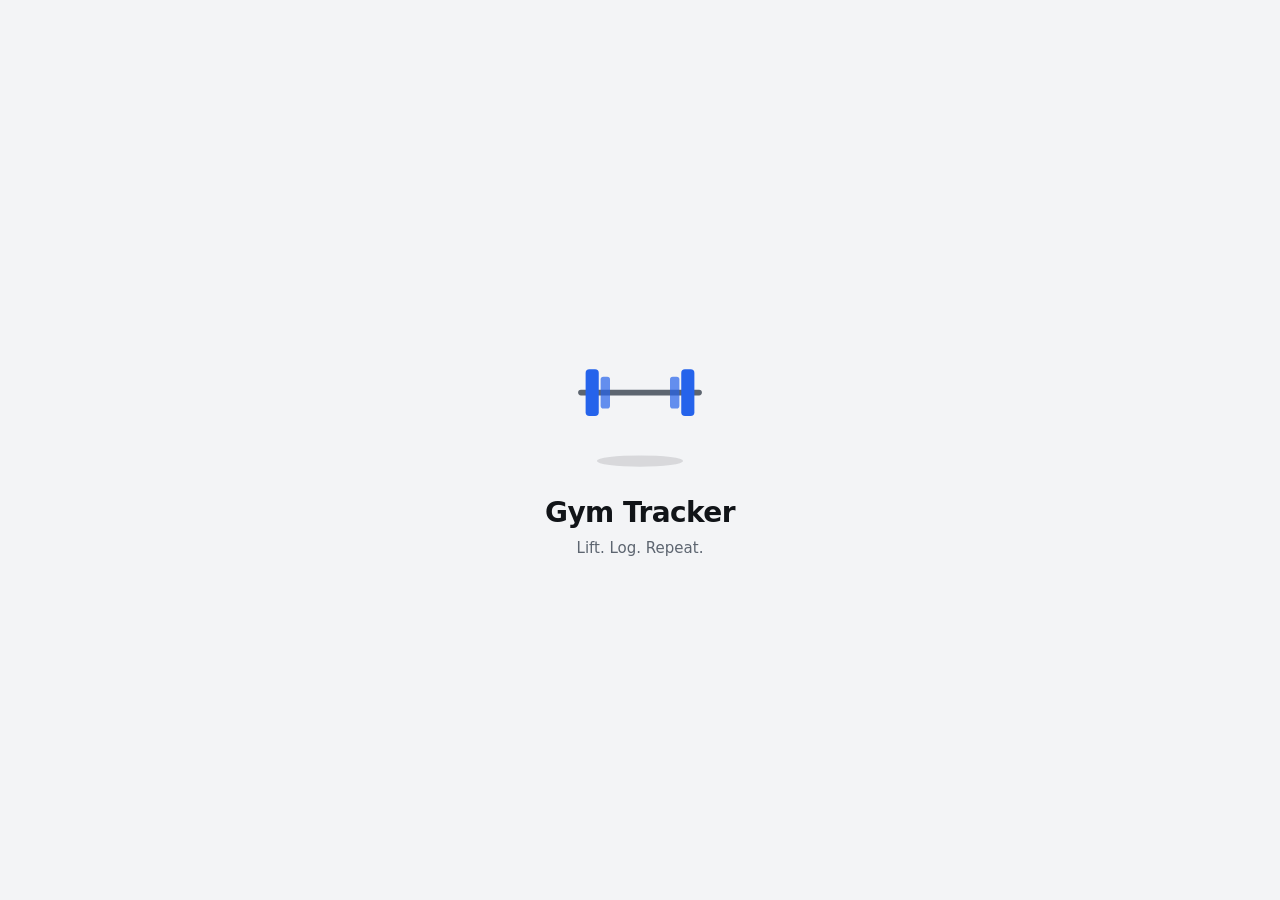
<file: index.html>
<!doctype html>
<html lang="en">
<head>
  <meta charset="utf-8">
  <meta name="viewport" content="width=device-width, initial-scale=1, viewport-fit=cover">
  <meta name="theme-color" content="#0e1013">
  <meta name="apple-mobile-web-app-capable" content="yes">
  <meta name="apple-mobile-web-app-title" content="Gym">
  <meta name="apple-mobile-web-app-status-bar-style" content="black-translucent">
  <link rel="manifest" href="manifest.webmanifest">
  <link rel="icon" href="icons/icon-192.png">
  <link rel="apple-touch-icon" href="icons/icon-180.png">
  <title>Gym Tracker</title>
  <script>
    // Apply the saved theme before first paint to avoid a flash of the wrong colors
    try {
      var s = (JSON.parse(localStorage.getItem('muscu-tracker:v1') || '{}').settings) || {};
      var t = s.theme || 'auto';
      if (t === 'auto') t = matchMedia('(prefers-color-scheme: light)').matches ? 'daylight' : 'midnight';
      document.documentElement.dataset.theme = t;
      document.documentElement.dataset.style = s.style || 'classic';
    } catch (e) {}
  </script>
  <link rel="stylesheet" href="styles.css">
</head>
<body>
  <div id="splash" aria-hidden="true">
    <svg class="splash-art" viewBox="0 0 160 140">
      <ellipse class="splash-shadow" cx="80" cy="128" rx="46" ry="6"/>
      <g class="splash-bar">
        <rect x="14" y="52" width="132" height="6" rx="3" class="bar"/>
        <rect x="22" y="30" width="14" height="50" rx="4" class="plate"/>
        <rect x="38" y="38" width="10" height="34" rx="3" class="plate small"/>
        <rect x="124" y="30" width="14" height="50" rx="4" class="plate"/>
        <rect x="112" y="38" width="10" height="34" rx="3" class="plate small"/>
      </g>
      <g class="splash-spark">
        <path d="M80 10v10M62 16l5 8M98 16l-5 8"/>
      </g>
    </svg>
    <div class="splash-name">Gym Tracker</div>
    <div class="splash-sub">Lift. Log. Repeat.</div>
  </div>

  <header id="topbar">
    <div class="topbar-inner">
      <h1 id="title">Workout</h1>
      <button id="syncBadge" data-action="tab" data-tab="settings" hidden>
        <svg viewBox="0 0 24 24" fill="none" stroke="currentColor" stroke-width="2" stroke-linecap="round" stroke-linejoin="round"><path d="M7 18a4.5 4.5 0 0 1-.5-8.97A6 6 0 0 1 18 9.5a4.25 4.25 0 0 1-.5 8.5z"/></svg>
      </button>
    </div>
  </header>

  <main id="view"></main>

  <div id="restBar" hidden>
    <div class="rest-progress"><div id="restFill"></div></div>
    <div class="rest-row">
      <button class="btn small" data-action="restAdjust" data-d="-15">−15 s</button>
      <div class="rest-time"><span id="restLabel" class="muted small">Rest</span><strong id="restTime">0:00</strong></div>
      <button class="btn small" data-action="restAdjust" data-d="15">+15 s</button>
      <button class="btn small primary" data-action="restSkip">Skip</button>
    </div>
  </div>

  <nav id="tabs">
    <button data-action="tab" data-tab="workout">
      <svg viewBox="0 0 24 24" fill="none" stroke="currentColor" stroke-width="2" stroke-linecap="round"><path d="M6 7v10M18 7v10M3 10v4M21 10v4M6 12h12"/></svg>
      <span>Workout</span>
    </button>
    <button data-action="tab" data-tab="programs">
      <svg viewBox="0 0 24 24" fill="none" stroke="currentColor" stroke-width="2" stroke-linecap="round"><rect x="4" y="3" width="16" height="18" rx="2"/><path d="M8 8h8M8 12h8M8 16h5"/></svg>
      <span>Programs</span>
    </button>
    <button data-action="tab" data-tab="library">
      <svg viewBox="0 0 24 24" fill="none" stroke="currentColor" stroke-width="2" stroke-linecap="round"><circle cx="11" cy="11" r="6"/><path d="M20 20l-4.5-4.5"/></svg>
      <span>Exercises</span>
    </button>
    <button data-action="tab" data-tab="history">
      <svg viewBox="0 0 24 24" fill="none" stroke="currentColor" stroke-width="2" stroke-linecap="round"><circle cx="12" cy="12" r="8"/><path d="M12 8v4l3 2"/></svg>
      <span>History</span>
    </button>
    <button data-action="tab" data-tab="settings">
      <svg viewBox="0 0 24 24" fill="none" stroke="currentColor" stroke-width="2" stroke-linecap="round" stroke-linejoin="round"><circle cx="12" cy="12" r="3"/><path d="M19.4 15a1.7 1.7 0 0 0 .3 1.8l.1.1a2 2 0 1 1-2.8 2.8l-.1-.1a1.7 1.7 0 0 0-1.8-.3 1.7 1.7 0 0 0-1 1.5V21a2 2 0 1 1-4 0v-.1a1.7 1.7 0 0 0-1.1-1.5 1.7 1.7 0 0 0-1.8.3l-.1.1a2 2 0 1 1-2.8-2.8l.1-.1a1.7 1.7 0 0 0 .3-1.8 1.7 1.7 0 0 0-1.5-1H3a2 2 0 1 1 0-4h.1a1.7 1.7 0 0 0 1.5-1.1 1.7 1.7 0 0 0-.3-1.8l-.1-.1a2 2 0 1 1 2.8-2.8l.1.1a1.7 1.7 0 0 0 1.8.3H9a1.7 1.7 0 0 0 1-1.5V3a2 2 0 1 1 4 0v.1a1.7 1.7 0 0 0 1 1.5 1.7 1.7 0 0 0 1.8-.3l.1-.1a2 2 0 1 1 2.8 2.8l-.1.1a1.7 1.7 0 0 0-.3 1.8V9a1.7 1.7 0 0 0 1.5 1H21a2 2 0 1 1 0 4h-.1a1.7 1.7 0 0 0-1.5 1z"/></svg>
      <span>Settings</span>
    </button>
  </nav>

  <div id="modal" hidden></div>
  <div id="toast"></div>
  <input type="file" id="importFile" accept="application/json,.json" hidden>

  <script src="exercises.js"></script>
  <script src="sync.js"></script>
  <script src="app.js"></script>
  <script src="askai.js"></script>
  <script>
    if ('serviceWorker' in navigator) navigator.serviceWorker.register('sw.js').catch(() => {});
    // The splash stays a moment, just for the show, then fades out
    setTimeout(() => {
      const splash = document.getElementById('splash');
      splash.classList.add('gone');
      setTimeout(() => splash.remove(), 400);
    }, 1300);
  </script>
</body>
</html>
</file>
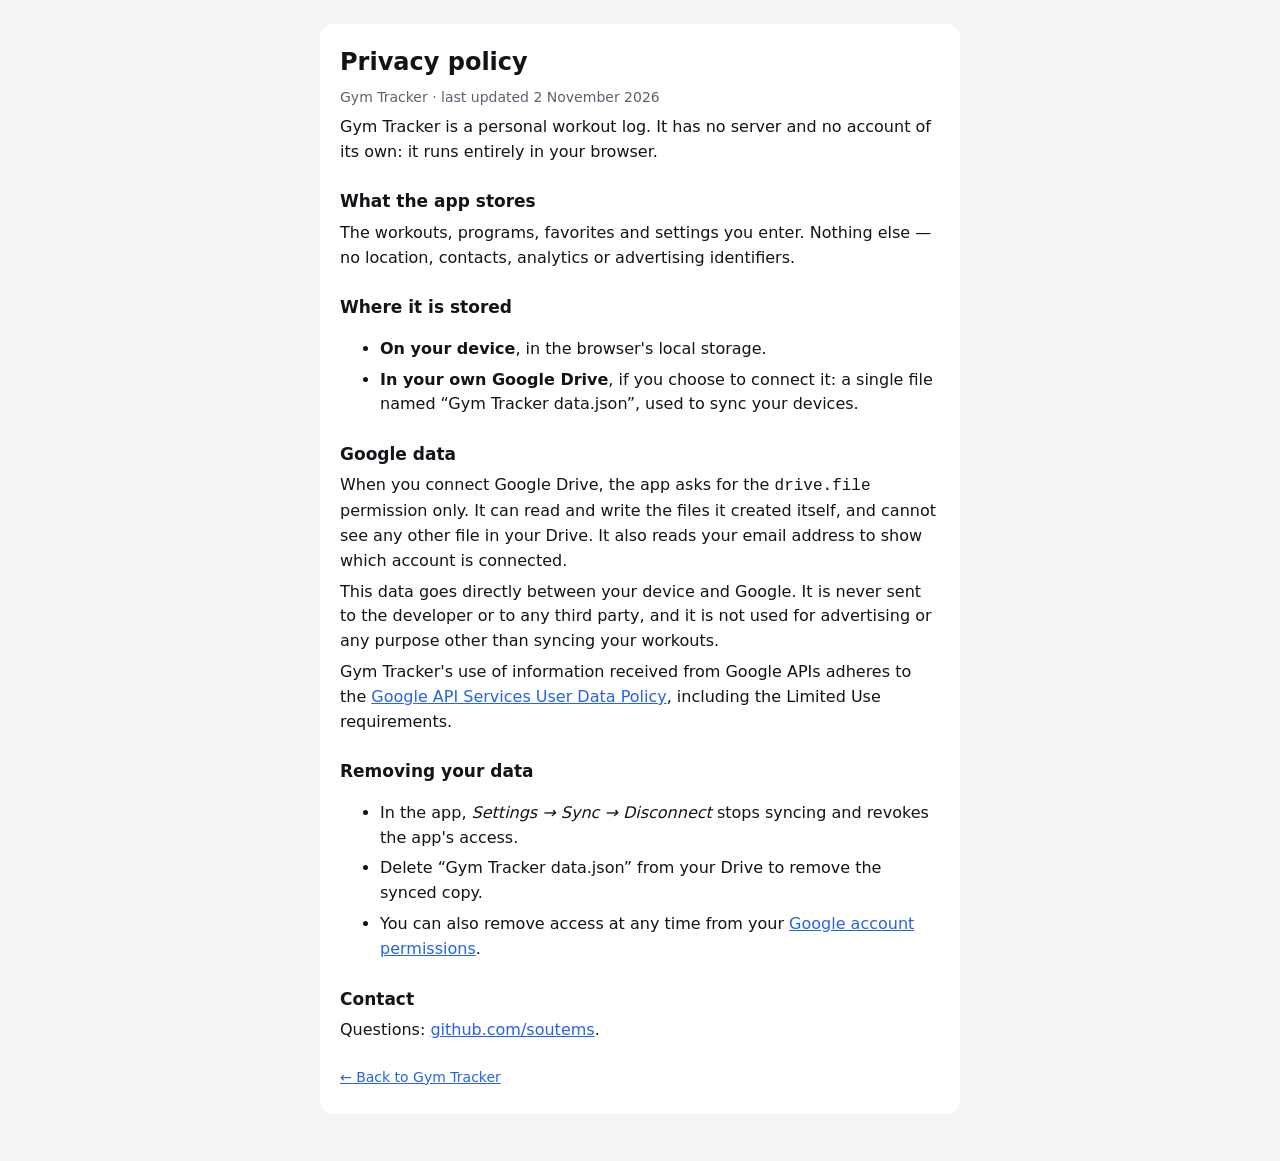
<file: privacy.html>
<!doctype html>
<html lang="en">
<head>
  <meta charset="utf-8">
  <meta name="viewport" content="width=device-width, initial-scale=1">
  <title>Gym Tracker – Privacy policy</title>
  <link rel="icon" href="icons/icon-192.png">
  <style>
    :root { --bg: #f3f4f6; --surface: #fff; --text: #111418; --muted: #5b6270; --accent: #2563eb; }
    @media (prefers-color-scheme: dark) {
      :root { --bg: #0e1013; --surface: #171a1f; --text: #e8eaed; --muted: #9aa1ad; --accent: #4c8dff; }
    }
    body { margin: 0; background: var(--bg); color: var(--text); font: 16px/1.55 system-ui, -apple-system, "Segoe UI", Roboto, sans-serif; }
    main { max-width: 640px; margin: 0 auto; padding: 24px 16px 48px; }
    .card { background: var(--surface); border-radius: 14px; padding: 20px; }
    h1 { font-size: 24px; margin: 0 0 4px; }
    h2 { font-size: 17px; margin: 24px 0 6px; }
    p, li { margin: 6px 0; }
    .muted { color: var(--muted); font-size: 14px; }
    a { color: var(--accent); }
  </style>
</head>
<body>
  <main>
    <div class="card">
      <h1>Privacy policy</h1>
      <p class="muted">Gym Tracker · last updated 2 November 2026</p>

      <p>Gym Tracker is a personal workout log. It has no server and no account of its own: it runs entirely in your browser.</p>

      <h2>What the app stores</h2>
      <p>The workouts, programs, favorites and settings you enter. Nothing else — no location, contacts, analytics or advertising identifiers.</p>

      <h2>Where it is stored</h2>
      <ul>
        <li><strong>On your device</strong>, in the browser's local storage.</li>
        <li><strong>In your own Google Drive</strong>, if you choose to connect it: a single file named “Gym Tracker data.json”, used to sync your devices.</li>
      </ul>

      <h2>Google data</h2>
      <p>When you connect Google Drive, the app asks for the <code>drive.file</code> permission only. It can read and write the files it created itself, and cannot see any other file in your Drive. It also reads your email address to show which account is connected.</p>
      <p>This data goes directly between your device and Google. It is never sent to the developer or to any third party, and it is not used for advertising or any purpose other than syncing your workouts.</p>
      <p>Gym Tracker's use of information received from Google APIs adheres to the
        <a href="https://developers.google.com/terms/api-services-user-data-policy" target="_blank" rel="noopener">Google API Services User Data Policy</a>, including the Limited Use requirements.</p>

      <h2>Removing your data</h2>
      <ul>
        <li>In the app, <em>Settings → Sync → Disconnect</em> stops syncing and revokes the app's access.</li>
        <li>Delete “Gym Tracker data.json” from your Drive to remove the synced copy.</li>
        <li>You can also remove access at any time from your <a href="https://myaccount.google.com/permissions" target="_blank" rel="noopener">Google account permissions</a>.</li>
      </ul>

      <h2>Contact</h2>
      <p>Questions: <a href="https://github.com/soutems" target="_blank" rel="noopener">github.com/soutems</a>.</p>

      <p class="muted" style="margin-top:24px"><a href="./">← Back to Gym Tracker</a></p>
    </div>
  </main>
</body>
</html>
</file>
<file: styles.css>
/* Themes — the app sets data-theme on <html>; "Auto" resolves to midnight or daylight */
:root, [data-theme="midnight"] {
  --bg: #0e1013;
  --surface: #171a1f;
  --surface-2: #1f232a;
  --border: #2b3039;
  --text: #eceef1;
  --muted: #9aa1ac;
  --accent: #4c8dff;
  --accent-bg: rgba(76, 141, 255, 0.16);
  --on-accent: #ffffff;
  --ok: #22c55e;
  --ok-bg: rgba(34, 197, 94, 0.14);
  --danger: #ef4444;
  --star: #fbbf24;
  --radius: 14px;
  --tabs-h: 62px;
  color-scheme: dark;
}
[data-theme="daylight"] {
  --bg: #f3f4f6;
  --surface: #ffffff;
  --surface-2: #eef0f3;
  --border: #dde1e6;
  --text: #111418;
  --muted: #5d6570;
  --accent: #2563eb;
  --accent-bg: rgba(37, 99, 235, 0.12);
  --on-accent: #ffffff;
  --ok: #16a34a;
  --ok-bg: rgba(22, 163, 74, 0.12);
  --star: #f59e0b;
  color-scheme: light;
}
[data-theme="black"] {
  --bg: #000000;
  --surface: #111111;
  --surface-2: #1b1b1b;
  --border: #2a2a2a;
  --text: #f2f2f2;
  --muted: #9a9a9a;
}
[data-theme="slate"] {
  --bg: #0f172a;
  --surface: #1e293b;
  --surface-2: #273449;
  --border: #334155;
  --text: #e2e8f0;
  --muted: #94a3b8;
  --accent: #38bdf8;
  --accent-bg: rgba(56, 189, 248, 0.16);
  --on-accent: #0b1220;
}
[data-theme="ember"] {
  --bg: #140f0c;
  --surface: #211913;
  --surface-2: #2b211a;
  --border: #3d2f25;
  --text: #f5ece6;
  --muted: #b3a196;
  --accent: #f97316;
  --accent-bg: rgba(249, 115, 22, 0.16);
  --on-accent: #1a0d04;
}
[data-theme="forest"] {
  --bg: #0b1310;
  --surface: #13201a;
  --surface-2: #1a2b23;
  --border: #26392f;
  --text: #e6f2ec;
  --muted: #94ab9f;
  --accent: #34d399;
  --accent-bg: rgba(52, 211, 153, 0.16);
  --on-accent: #052e1f;
  --ok: #a3e635;
  --ok-bg: rgba(163, 230, 53, 0.14);
}
[data-theme="sakura"] {
  --bg: #fdf2f4;
  --surface: #ffffff;
  --surface-2: #fbe7ec;
  --border: #f1cdd7;
  --text: #2a1218;
  --muted: #7d5762;
  --accent: #e11d48;
  --accent-bg: rgba(225, 29, 72, 0.1);
  --on-accent: #ffffff;
  --ok: #16a34a;
  --ok-bg: rgba(22, 163, 74, 0.12);
  --star: #f59e0b;
  color-scheme: light;
}

* { box-sizing: border-box; }
[hidden] { display: none !important; }

html { -webkit-text-size-adjust: 100%; }

body {
  margin: 0;
  background: var(--bg);
  color: var(--text);
  font: 16px/1.4 system-ui, -apple-system, "Segoe UI", Roboto, sans-serif;
  padding-bottom: calc(var(--tabs-h) + env(safe-area-inset-bottom) + 16px);
  -webkit-tap-highlight-color: transparent;
}
body.resting { padding-bottom: calc(var(--tabs-h) + env(safe-area-inset-bottom) + 100px); }
body.modal-open { overflow: hidden; }

h2, h3 { margin: 0; }

/* Layout */
#topbar {
  position: sticky; top: 0; z-index: 5;
  background: var(--bg);
  padding: calc(env(safe-area-inset-top) + 12px) 16px 10px;
  border-bottom: 1px solid var(--border);
}
#topbar h1 { margin: 0 auto; max-width: 560px; font-size: 22px; }
#topbar .topbar-inner { display: flex; align-items: center; gap: 8px; max-width: 560px; margin: 0 auto; }
#topbar .topbar-inner h1 { margin: 0; flex: 1; }

/* Sync status: a cloud icon whose color follows the state */
#syncBadge {
  appearance: none; border: 0; background: none; padding: 4px; cursor: pointer;
  color: var(--ok); display: grid; place-items: center;
}
#syncBadge svg { width: 22px; height: 22px; }
#syncBadge[data-state="syncing"] { color: var(--muted); animation: pulse 1.2s ease-in-out infinite; }
#syncBadge[data-state="offline"] { color: var(--muted); }
#syncBadge[data-state="signin"], #syncBadge[data-state="error"] { color: var(--danger); }
@keyframes pulse { 50% { opacity: .4; } }
.sync-state { font-size: 13px; font-weight: 600; color: var(--ok); }
.sync-state[data-state="syncing"], .sync-state[data-state="offline"] { color: var(--muted); }
.sync-state[data-state="signin"], .sync-state[data-state="error"] { color: var(--danger); }

/* Every tab fills the screen, however short its content */
html { min-height: 100%; }
body { min-height: 100vh; min-height: 100dvh; }
main { max-width: 560px; margin: 0 auto; padding: 16px; }
.stack > * + * { margin-top: 12px; }

.card {
  background: var(--surface);
  border: 1px solid var(--border);
  border-radius: var(--radius);
  padding: 14px;
}

.section-title {
  font-size: 13px; font-weight: 700;
  text-transform: uppercase; letter-spacing: 0.06em;
  color: var(--muted);
  margin: 24px 0 8px;
}

.muted { color: var(--muted); }
.small { font-size: 14px; }
.center { text-align: center; }

/* Buttons */
.btn {
  appearance: none;
  border: 1px solid var(--border);
  background: var(--surface-2);
  color: var(--text);
  font: inherit; font-weight: 600;
  padding: 10px 14px;
  min-height: 44px;
  border-radius: 10px;
  cursor: pointer;
}
.btn.primary { background: var(--accent); border-color: var(--accent); color: var(--on-accent); }
.btn.danger { background: var(--danger); border-color: var(--danger); color: #fff; }
.btn.ghost { background: transparent; }
.btn.danger-text { background: transparent; border-color: transparent; color: var(--danger); }
.btn.big { padding: 14px; font-size: 17px; }
.btn.block { display: block; width: 100%; }
.btn.small { min-height: 36px; padding: 6px 10px; font-size: 14px; }
.btn:disabled { opacity: 0.5; }

.icon-btn {
  appearance: none; border: 0; background: transparent;
  color: var(--muted);
  font: inherit; font-size: 18px; line-height: 1;
  width: 40px; height: 40px; flex: none;
  border-radius: 10px; cursor: pointer;
}
.icon-btn:active { background: var(--surface-2); }

.link {
  appearance: none; border: 0; background: none; padding: 4px 0;
  color: var(--accent); font: inherit; font-weight: 600; cursor: pointer;
}

/* Inputs */
.in {
  width: 100%;
  min-height: 40px;
  border: 1px solid var(--border);
  background: var(--surface-2);
  color: var(--text);
  border-radius: 8px;
  padding: 6px 8px;
  font: inherit; font-size: 16px;
  text-align: center;
}
.in.left { text-align: left; }
.in:focus { outline: 2px solid var(--accent); outline-offset: -1px; }
.in::placeholder { color: var(--muted); opacity: 0.7; }
textarea.in { min-height: 110px; resize: vertical; }

.field { display: block; }
.field > span { display: block; font-size: 14px; color: var(--muted); margin-bottom: 6px; }

/* Tabs */
#tabs {
  position: fixed; left: 0; right: 0; bottom: 0; z-index: 10;
  display: flex;
  background: var(--surface);
  border-top: 1px solid var(--border);
  padding-bottom: env(safe-area-inset-bottom);
}
#tabs button {
  flex: 1; height: var(--tabs-h);
  background: none; border: 0; cursor: pointer;
  color: var(--muted);
  font: 600 12px system-ui, -apple-system, sans-serif;
  display: flex; flex-direction: column; align-items: center; justify-content: center; gap: 3px;
}
#tabs button.active { color: var(--accent); }
#tabs svg { width: 24px; height: 24px; }

/* Home / programs */
.tpl { display: flex; align-items: center; gap: 12px; }
.tpl-main { flex: 1; min-width: 0; cursor: pointer; }
.tpl-name { font-weight: 700; font-size: 17px; }
.ellipsis { white-space: nowrap; overflow: hidden; text-overflow: ellipsis; }

.empty { text-align: center; padding: 24px 16px; }
.empty > * + * { margin-top: 10px; }

/* Active session */
.session-head { display: flex; align-items: center; justify-content: space-between; gap: 12px; }
.session-name { font-weight: 700; font-size: 18px; }

.ex-head { display: flex; align-items: center; gap: 4px; }
.ex-title {
  flex: 1; min-width: 0; text-align: left;
  appearance: none; border: 0; background: none; padding: 0;
  color: var(--accent); font: inherit; font-weight: 700; font-size: 17px; cursor: pointer;
}
.last { font-size: 14px; color: var(--muted); margin: 4px 0 10px; }
.last b { color: var(--text); font-weight: 600; }

.set-grid {
  display: grid;
  grid-template-columns: 32px minmax(0, 1fr) 66px 58px 44px;
  gap: 6px; align-items: center;
}
.set-grid.m-time { grid-template-columns: 28px minmax(0, 1fr) 50px 62px 40px 40px; gap: 5px; }
.set-grid.m-time .chrono-btn { width: 100%; }
.set-grid.m-cardio { grid-template-columns: 28px minmax(0, 1fr) 62px 48px 48px 40px; gap: 5px; }
.set-head.m-cardio, .set-head.m-time { font-size: 11px; }
.edit-grid {
  display: grid;
  grid-template-columns: 32px minmax(0, 1fr) minmax(0, 1fr) 44px;
  gap: 6px; align-items: center;
}
.edit-grid.m-cardio { grid-template-columns: 32px repeat(3, minmax(0, 1fr)) 44px; }
.edit-grid .set-num { display: grid; place-items: center; cursor: default; }

.when-btn {
  appearance: none; border: 0; background: none; padding: 4px 0 0; cursor: pointer;
  color: var(--text); font: inherit; font-size: 14px; text-align: left;
}
.when-grid { display: grid; grid-template-columns: 1fr 1fr; gap: 10px; }
.when-grid .field:last-child { grid-column: 1 / -1; }
.when-grid input { width: 100%; min-width: 0; }

.set-head { font-size: 12px; font-weight: 700; color: var(--muted); text-transform: uppercase; text-align: center; padding-bottom: 4px; }
.set-row { padding: 3px 2px; border-radius: 8px; }
.set-row.done { background: var(--ok-bg); }
.set-num {
  appearance: none; border: 0; background: none; cursor: pointer;
  color: var(--muted); font: inherit; font-weight: 700; height: 40px;
}
.prev { font-size: 13px; color: var(--muted); text-align: center; white-space: nowrap; overflow: hidden; text-overflow: ellipsis; }
.check {
  appearance: none; cursor: pointer;
  height: 40px; border-radius: 8px;
  border: 1px solid var(--border); background: var(--surface-2);
  color: var(--muted); font-size: 18px; font-weight: 700;
}
.set-row.done .check { background: var(--ok); border-color: var(--ok); color: #fff; }
.set-row.done .in { background: transparent; border-color: transparent; }
.chrono-btn { width: 44px; height: 40px; font-size: 15px; background: var(--surface-2); border: 1px solid var(--border); }
.chrono-btn.running { background: var(--accent); color: var(--on-accent); border-color: var(--accent); }
.ex-foot { display: flex; gap: 8px; margin-top: 10px; }
.ex-foot .btn { flex: 1; }

/* Program editor */
.item-fields { display: grid; grid-template-columns: auto 1fr auto; gap: 10px; align-items: end; margin-top: 10px; }
.item-fields label > span { display: block; font-size: 12px; color: var(--muted); margin-bottom: 4px; }
.stepper { display: flex; align-items: center; border: 1px solid var(--border); border-radius: 8px; background: var(--surface-2); }
.stepper button { appearance: none; border: 0; background: none; color: var(--text); font-size: 20px; width: 36px; height: 38px; cursor: pointer; }
.stepper span { min-width: 22px; text-align: center; font-weight: 700; }

/* Library */
.chips { display: flex; gap: 8px; overflow-x: auto; padding-bottom: 4px; scrollbar-width: none; }
.chips::-webkit-scrollbar { display: none; }
.chips.wrap { flex-wrap: wrap; overflow: visible; }
.chip {
  flex: none;
  border: 1px solid var(--border); background: var(--surface); color: var(--text);
  border-radius: 999px; padding: 7px 12px;
  font: 600 14px system-ui, -apple-system, sans-serif; cursor: pointer;
}
.chip.active { background: var(--accent); border-color: var(--accent); color: var(--on-accent); }
.chip.static { cursor: default; background: var(--surface-2); font-weight: 500; }
/* Secondary filter row (equipment): lighter so the muscle row stays the main one */
.chips.sub .chip { padding: 5px 10px; font-size: 13px; font-weight: 500; background: transparent; }
.chips.sub .chip.active { background: var(--accent-bg); border-color: var(--accent); color: var(--text); }
.stack-tight { display: flex; flex-direction: column; gap: 6px; }

.ex-list { display: flex; flex-direction: column; gap: 2px; }
.ex-row { display: flex; align-items: center; gap: 12px; padding: 8px; border-radius: 12px; cursor: pointer; }
.ex-row:active { background: var(--surface-2); }
.ex-row.selected { background: var(--accent-bg); }
.thumb {
  width: 56px; height: 56px; flex: none;
  object-fit: cover; border-radius: 10px;
  background: var(--surface-2);
  display: flex; align-items: center; justify-content: center;
  color: var(--muted); font-weight: 700;
}
.ex-row-text { flex: 1; min-width: 0; }
.ex-row-name { font-weight: 600; }
.tick {
  width: 26px; height: 26px; flex: none; border-radius: 50%;
  border: 2px solid var(--border);
  display: flex; align-items: center; justify-content: center;
  font-size: 14px; color: transparent;
}
.ex-row.selected .tick { background: var(--accent); border-color: var(--accent); color: var(--on-accent); }

/* Exercise detail */
.ex-img { background: #fff; border-radius: 12px; overflow: hidden; aspect-ratio: 4 / 3; }
.ex-img img { width: 100%; height: 100%; object-fit: contain; display: block; }
.detail > * + * { margin-top: 14px; }
.detail ol { margin: 8px 0 0; padding-left: 20px; }
.detail li + li { margin-top: 6px; }
.seg { display: flex; border: 1px solid var(--border); border-radius: 10px; overflow: hidden; }
.seg button {
  flex: 1; appearance: none; border: 0; background: var(--surface-2); color: var(--text);
  font: 600 14px system-ui, -apple-system, sans-serif; padding: 10px; cursor: pointer;
}
.seg button.active { background: var(--accent); color: var(--on-accent); }
.hist-line { display: flex; justify-content: space-between; gap: 12px; padding: 8px 0; border-bottom: 1px solid var(--border); font-size: 14px; }
.hist-line:last-child { border-bottom: 0; }

/* History */
.hist { cursor: pointer; }
.hist-top { display: flex; justify-content: space-between; align-items: baseline; gap: 12px; }
.set-list { list-style: none; margin: 6px 0 0; padding: 0; font-size: 15px; }
.set-list li { display: flex; justify-content: space-between; padding: 4px 0; }

/* Modal */
#modal { position: fixed; inset: 0; z-index: 20; }
.backdrop { position: absolute; inset: 0; background: rgba(0, 0, 0, 0.55); }
.sheet {
  position: absolute; left: 0; right: 0; bottom: 0;
  max-width: 560px; margin: 0 auto;
  /* Stays clear of the status bar / notch (the app draws under it) */
  --sheet-max: calc(100vh - env(safe-area-inset-top) - 16px);
  max-height: var(--sheet-max); overflow: auto;
  background: var(--surface);
  border-radius: 18px 18px 0 0;
  padding: 0 16px calc(16px + env(safe-area-inset-bottom));
}
@supports (height: 100dvh) {
  .sheet { --sheet-max: calc(100dvh - env(safe-area-inset-top) - 16px); }
}
.sheet.tall { height: var(--sheet-max); display: flex; flex-direction: column; overflow: hidden; }
.sheet.tall .sheet-body { flex: 1; overflow: auto; margin: 0 -16px; padding: 0 16px; }
/* The header (title, star, close) stays visible while the sheet scrolls */
.sheet-head {
  display: flex; align-items: center; gap: 8px;
  position: sticky; top: 0; z-index: 2;
  background: var(--surface);
  margin: 0 -16px 12px; padding: 16px 16px 8px;
}
.sheet-head h2 { flex: 1; font-size: 19px; }
.sheet-foot { padding-top: 12px; }
.sheet-opts > * + * { margin-top: 8px; }
.rest-grid { display: grid; grid-template-columns: repeat(4, 1fr); gap: 8px; }

/* Rest bar */
#restBar {
  position: fixed; left: 0; right: 0; z-index: 9;
  bottom: calc(var(--tabs-h) + env(safe-area-inset-bottom));
  background: var(--surface-2);
  border-top: 1px solid var(--border);
  padding: 8px 16px 10px;
}
.rest-progress { max-width: 560px; height: 4px; margin: 0 auto 8px; background: var(--border); border-radius: 2px; overflow: hidden; }
#restFill { height: 100%; width: 0; background: var(--accent); }
#restBar.finished #restFill { background: var(--ok); width: 100% !important; }
.rest-row { max-width: 560px; margin: 0 auto; display: flex; align-items: center; gap: 8px; }
.rest-time { flex: 1; display: flex; flex-direction: column; align-items: center; line-height: 1.15; }
#restTime { font-size: 24px; font-variant-numeric: tabular-nums; }
#restBar.finished #restTime { color: var(--ok); }

/* Toast */
#toast {
  position: fixed; left: 50%; z-index: 30;
  bottom: calc(var(--tabs-h) + env(safe-area-inset-bottom) + 110px);
  transform: translateX(-50%);
  max-width: calc(100% - 32px);
  background: rgba(0, 0, 0, 0.85); color: #fff;
  padding: 10px 16px; border-radius: 999px;
  font-size: 15px; text-align: center;
  opacity: 0; pointer-events: none; transition: opacity 0.2s;
}
#toast.show { opacity: 1; }

.tiny { font-size: 12px; }
.ink { color: var(--text); font-weight: 600; }

/* Favorites */
.star-inline { color: var(--star); }
.star-btn { font-size: 22px; color: var(--muted); }
.star-btn.on { color: var(--star); }
.chip.active .star-inline { color: inherit; }

/* Personal records */
.pr-badge { font-size: 18px; line-height: 1; }

/* Progress chart */
.small-seg button { padding: 8px 6px; font-size: 13px; }
.chart { margin-top: 10px; }
.chart-tip { font-size: 14px; font-weight: 600; min-height: 20px; margin-bottom: 4px; font-variant-numeric: tabular-nums; }
.chart svg { display: block; width: 100%; height: auto; overflow: visible; touch-action: pan-y; }
.chart .grid { stroke: var(--border); stroke-width: 1; }
.chart .axis { fill: var(--muted); font-size: 11px; font-family: inherit; font-variant-numeric: tabular-nums; }
.chart .line { fill: none; stroke: var(--accent); stroke-width: 2; stroke-linejoin: round; stroke-linecap: round; }
.chart .pt { fill: var(--accent); stroke: var(--surface); stroke-width: 2; }
.chart .xhair { stroke: var(--muted); stroke-width: 1; stroke-dasharray: 3 3; }
.chart .hit { fill: transparent; cursor: pointer; }
.chart-empty { margin: 10px 0 0; }

/* Workout summary */
.tiles { display: grid; grid-template-columns: repeat(3, 1fr); gap: 8px; }
.tile {
  background: var(--surface-2); border-radius: 12px; padding: 10px 12px;
  display: flex; flex-direction: column; gap: 2px;
}
.tile strong { font-size: 20px; font-variant-numeric: tabular-nums; }
.tile small { font-size: 13px; font-weight: 500; color: var(--muted); }
.delta { font-size: 13px; font-weight: 600; color: var(--muted); }
.delta.up { color: var(--ok); }
.records { border-color: var(--star); }
.records ul { margin: 6px 0 0; padding-left: 18px; }
.records li + li { margin-top: 4px; }

/* History calendar */
.cal { padding: 12px 10px 10px; touch-action: pan-y; user-select: none; -webkit-user-select: none; overflow: hidden; }
.cal-head { display: flex; align-items: center; justify-content: space-between; margin-bottom: 8px; }
.cal-head h2 { margin: 0; font-size: 18px; }
.cal-head .icon-btn { font-size: 24px; width: 40px; height: 40px; }
.cal-head .icon-btn:disabled { opacity: 0.25; }
.cal-grid { display: grid; grid-template-columns: repeat(7, 1fr); gap: 4px; }
.cal-days span { text-align: center; font-size: 12px; font-weight: 700; color: var(--muted); padding-bottom: 4px; }
.cal-cell {
  position: relative; aspect-ratio: 1; display: grid; place-items: center;
  border: 0; background: none; padding: 0; font: inherit; color: var(--text);
}
.cal-cell.pad { visibility: hidden; }
.cal-cell.future .cal-num { color: var(--muted); opacity: 0.5; }
.cal-num {
  width: 34px; height: 34px; border-radius: 50%; display: grid; place-items: center;
  font-size: 15px; font-variant-numeric: tabular-nums;
}
.cal-cell.today .cal-num { box-shadow: inset 0 0 0 2px var(--accent); font-weight: 700; }
.cal-cell.on { cursor: pointer; }
.cal-cell.on .cal-num { background: var(--accent); color: var(--on-accent); font-weight: 700; }
.cal-cell.on.today .cal-num { box-shadow: 0 0 0 2px var(--surface), 0 0 0 4px var(--accent); }
.cal-cell.on:active .cal-num { transform: scale(0.92); }
.cal-pr {
  position: absolute; top: 0; right: 2px; font-size: 13px; line-height: 1; color: var(--star);
  text-shadow: 0 0 2px var(--surface), 0 0 2px var(--surface);
}
.cal-count {
  position: absolute; bottom: 0; right: 2px; min-width: 16px; height: 16px; border-radius: 8px;
  background: var(--text); color: var(--surface); font-size: 11px; font-weight: 700; line-height: 16px; text-align: center;
}
.cal-legend { display: flex; gap: 16px; justify-content: center; margin-top: 8px; }
.cal-legend span { display: inline-flex; align-items: center; gap: 6px; }
.cal-dot { display: inline-block; width: 10px; height: 10px; border-radius: 50%; background: var(--accent); }
.cal-pr-k { color: var(--star); font-weight: 400; }
.slide-next { animation: cal-next 0.25s ease-out; }
.slide-prev { animation: cal-prev 0.25s ease-out; }
@keyframes cal-next { from { transform: translateX(40px); opacity: 0; } }
@keyframes cal-prev { from { transform: translateX(-40px); opacity: 0; } }
@media (prefers-reduced-motion: reduce) { .slide-next, .slide-prev { animation: none; } }
.month-tiles .tile strong { font-size: 18px; }
.month-tiles .delta { font-size: 11px; }

/* Muscle map (post-workout) */
/* Neon style: always a dark stage, whatever the theme, so the glow shows */
.muscle-map {
  text-align: center; color: #eef2fa;
  background: #05070c; border-radius: 20px; padding: 16px 12px 14px;
}
.muscle-title { font-size: 24px; font-weight: 800; letter-spacing: -0.01em; }
.muscle-sub { font-size: 14px; color: #8d97aa; }
.mm-svg { display: block; width: 100%; max-width: 300px; height: auto; margin: 8px auto 4px; overflow: visible; }
.mm-off { fill: none; stroke: color-mix(in srgb, var(--accent) 28%, #0b1220); stroke-width: 0.9; }
.mm-lv1 { fill-opacity: 0.55; }
.mm-lv2 { fill-opacity: 0.8; }
.mm-fibre-bg { fill: var(--accent); }
.mm-fibre { stroke: color-mix(in srgb, var(--accent) 35%, #ffffff); stroke-width: 0.6; }
.mm-label { fill: #5b6b86; font-size: 9px; text-anchor: middle; font-family: inherit; }
.muscle-chips { justify-content: center; }
.muscle-chips .chip.static { background: rgba(255, 255, 255, 0.07); border-color: transparent; color: #dfe6f3; }
.muscle-chips b { margin-left: 2px; color: color-mix(in srgb, var(--accent) 60%, #ffffff); }

/* Ask your AI */
.ai-choices { display: flex; flex-direction: column; gap: 8px; }
.ai-choice {
  appearance: none; text-align: left; cursor: pointer; font: inherit; color: var(--text);
  background: var(--surface-2); border: 1px solid var(--border); border-radius: 12px; padding: 10px 12px;
}
.ai-choice.active { border-color: var(--accent); background: var(--accent-bg); }
.ai-choice small { display: block; color: var(--muted); font-size: 13px; margin-top: 2px; }

/* Splash screen, shown for a moment at launch */
#splash {
  position: fixed; inset: 0; z-index: 100;
  background: var(--bg); color: var(--text);
  display: flex; flex-direction: column; align-items: center; justify-content: center; gap: 6px;
  transition: opacity 0.35s ease;
}
#splash.gone { opacity: 0; pointer-events: none; }
.splash-art { width: 150px; height: auto; margin-bottom: 14px; overflow: visible; }
.splash-art .bar { fill: var(--muted); }
.splash-art .plate { fill: var(--accent); }
.splash-art .plate.small { opacity: 0.7; }
.splash-shadow { fill: var(--text); opacity: 0.12; transform-origin: 80px 128px; animation: splash-shadow 1.1s ease-in-out infinite; }
.splash-bar { animation: splash-lift 1.1s ease-in-out infinite; }
.splash-spark path { stroke: var(--accent); stroke-width: 3; stroke-linecap: round; fill: none; opacity: 0; animation: splash-spark 1.1s ease-in-out infinite; }
.splash-name { font-size: 28px; font-weight: 800; letter-spacing: -0.02em; animation: splash-in 0.6s ease-out both; }
.splash-sub { color: var(--muted); font-size: 15px; animation: splash-in 0.6s 0.15s ease-out both; }
@keyframes splash-lift { 0%, 100% { transform: translateY(28px); } 50% { transform: translateY(0); } }
@keyframes splash-shadow { 0%, 100% { transform: scaleX(1); opacity: 0.16; } 50% { transform: scaleX(0.7); opacity: 0.07; } }
@keyframes splash-spark { 0%, 35%, 100% { opacity: 0; } 50%, 60% { opacity: 1; } }
@keyframes splash-in { from { opacity: 0; transform: translateY(8px); } }
@media (prefers-reduced-motion: reduce) {
  .splash-bar, .splash-shadow, .splash-spark path, .splash-name, .splash-sub { animation: none; }
  .splash-spark path { opacity: 1; }
}

/* Settings */
.theme-grid { display: grid; grid-template-columns: repeat(2, 1fr); gap: 10px; }
.theme-card {
  appearance: none; cursor: pointer; text-align: left;
  background: var(--surface); color: var(--text);
  border: 2px solid var(--border); border-radius: var(--radius);
  padding: 8px; font: inherit;
  display: flex; flex-direction: column; gap: 4px;
}
.theme-card.active { border-color: var(--accent); }
.theme-preview {
  position: relative; display: block; height: 56px;
  border-radius: 8px; border: 1px solid rgba(128, 128, 128, 0.3); overflow: hidden;
}
.theme-bar { position: absolute; left: 8px; right: 8px; bottom: 8px; height: 18px; border-radius: 5px; }
.theme-dot { position: absolute; right: 14px; bottom: 13px; width: 8px; height: 8px; border-radius: 50%; }
.theme-name { font-weight: 600; }
.swatches { display: flex; flex-wrap: wrap; gap: 10px; }
.swatch {
  appearance: none; cursor: pointer;
  width: 36px; height: 36px; border-radius: 50%;
  border: 2px solid transparent; box-shadow: 0 0 0 1px var(--border);
}
.swatch.default { background: var(--surface-2); color: var(--muted); font-weight: 700; }
.swatch.active { box-shadow: 0 0 0 2px var(--bg), 0 0 0 4px var(--text); }
/* Style previews in Settings */
.style-preview .theme-dot { background: #4c8dff; }
.style-preview.classic { background: #0e1013; }
.style-preview.classic .theme-bar { background: #171a1f; }
.style-preview.glass { background: radial-gradient(circle at 20% 20%, #4c8dff 0, transparent 60%), radial-gradient(circle at 85% 80%, #a855f7 0, transparent 60%), #1b1f3a; }
.style-preview.glass .theme-bar { background: rgba(255, 255, 255, 0.22); border: 1px solid rgba(255, 255, 255, 0.35); }
.style-preview.soft { background: #e6e9ef; }
.style-preview.soft .theme-bar { background: #e6e9ef; box-shadow: 3px 3px 6px #c3c7cf, -3px -3px 6px #fff; }
.style-preview.bento { background: #f2f2f2; }
.style-preview.bento .theme-bar { background: linear-gradient(90deg, #111 0 45%, transparent 45% 50%, #c7f36b 50% 72%, transparent 72% 76%, #ffb4a2 76%); border-radius: 6px; }
.style-preview.bento .theme-dot { display: none; }
.style-preview.minimal { background: #fafaf8; }
.style-preview.minimal .theme-bar { background: none; border-top: 1px solid #111; border-bottom: 1px solid #ddd; border-radius: 0; }
.style-preview.minimal .theme-dot { background: #111; border-radius: 0; width: 14px; height: 2px; bottom: 16px; }

/* Glass style — the app sets data-style="glass" on <html>; works on top of any theme.
   Surfaces become translucent over a colored backdrop, with blur and larger radii. */
html[data-style="glass"] {
  --surface: rgba(255, 255, 255, 0.07);
  --surface-2: rgba(255, 255, 255, 0.08);
  --border: rgba(255, 255, 255, 0.13);
  --sheet: rgba(30, 33, 52, 0.82);
  --blob-2: #a855f7;
  --radius: 22px;
}
html[data-style="glass"][data-theme="daylight"],
html[data-style="glass"][data-theme="sakura"] {
  --surface: rgba(255, 255, 255, 0.55);
  --surface-2: rgba(255, 255, 255, 0.6);
  --border: rgba(255, 255, 255, 0.85);
  --sheet: rgba(255, 255, 255, 0.85);
  --blob-2: #f472b6;
}
[data-style="glass"] body::before {
  content: ""; position: fixed; inset: 0; z-index: -1; pointer-events: none;
  background:
    radial-gradient(circle at 10% 8%, color-mix(in srgb, var(--accent) 55%, transparent) 0, transparent 50%),
    radial-gradient(circle at 95% 45%, color-mix(in srgb, var(--blob-2) 40%, transparent) 0, transparent 50%),
    radial-gradient(circle at 25% 95%, color-mix(in srgb, var(--accent) 30%, transparent) 0, transparent 45%);
}
[data-style="glass"] .card,
[data-style="glass"] .theme-card,
[data-style="glass"] .chip,
[data-style="glass"] .tile {
  -webkit-backdrop-filter: blur(18px) saturate(160%);
  backdrop-filter: blur(18px) saturate(160%);
}
[data-style="glass"] #topbar,
[data-style="glass"] #tabs,
[data-style="glass"] #restBar {
  background: color-mix(in srgb, var(--bg) 55%, transparent);
  -webkit-backdrop-filter: blur(24px) saturate(180%);
  backdrop-filter: blur(24px) saturate(180%);
}
[data-style="glass"] #topbar { border-bottom-color: transparent; }
[data-style="glass"] #tabs { border-top-color: var(--border); }
[data-style="glass"] .sheet {
  background: var(--sheet);
  -webkit-backdrop-filter: blur(30px) saturate(180%);
  backdrop-filter: blur(30px) saturate(180%);
  border-radius: 28px 28px 0 0;
  border-top: 1px solid var(--border);
}
[data-style="glass"] .sheet-head { background: var(--sheet); }
[data-style="glass"] .backdrop { background: rgba(0, 0, 0, 0.35); }
[data-style="glass"] .btn { border-radius: 999px; }
[data-style="glass"] .btn.primary { box-shadow: 0 6px 20px color-mix(in srgb, var(--accent) 40%, transparent); }
[data-style="glass"] .in { border-radius: 12px; }
[data-style="glass"] .check { border-radius: 50%; width: 40px; justify-self: center; }
[data-style="glass"] .set-row { border-radius: 14px; }
[data-style="glass"] .seg { border-radius: 999px; }
[data-style="glass"] .stepper { border-radius: 999px; }
[data-style="glass"] .thumb, [data-style="glass"] .ex-img { border-radius: 16px; }
[data-style="glass"] .tile { border-radius: 18px; }
[data-style="glass"] .section-title { letter-spacing: 0.1em; font-weight: 600; }
[data-style="glass"] .session-name, [data-style="glass"] #topbar h1 { font-weight: 600; letter-spacing: -0.01em; }

/* Soft style — one color everywhere; elements are raised (or pressed in) with paired shadows */
html[data-style="soft"] {
  --surface: var(--bg);
  --surface-2: var(--bg);
  --border: transparent;
  --sh-d: rgba(0, 0, 0, 0.55);
  --sh-l: rgba(255, 255, 255, 0.05);
  --radius: 20px;
}
html[data-style="soft"][data-theme="daylight"],
html[data-style="soft"][data-theme="sakura"] {
  --bg: #e6e9ef;
  --sh-d: #c3c7cf;
  --sh-l: #ffffff;
}
html[data-style="soft"][data-theme="sakura"] { --bg: #f6e6ea; --sh-d: #dcc5cb; }
[data-style="soft"] .card, [data-style="soft"] .theme-card, [data-style="soft"] .btn,
[data-style="soft"] .chip, [data-style="soft"] .tile, [data-style="soft"] .seg, [data-style="soft"] .stepper {
  box-shadow: 6px 6px 12px var(--sh-d), -6px -6px 12px var(--sh-l);
}
[data-style="soft"] .btn, [data-style="soft"] .chip { box-shadow: 4px 4px 8px var(--sh-d), -4px -4px 8px var(--sh-l); border-radius: 999px; }
[data-style="soft"] .btn:active, [data-style="soft"] .chip.active, [data-style="soft"] .seg button.active,
[data-style="soft"] .in, [data-style="soft"] .check, [data-style="soft"] .chrono-btn {
  box-shadow: inset 3px 3px 6px var(--sh-d), inset -3px -3px 6px var(--sh-l);
}
[data-style="soft"] .chip.active, [data-style="soft"] .seg button.active { background: var(--bg); color: var(--accent); }
[data-style="soft"] .chips.sub .chip.active { background: var(--bg); color: var(--accent); }
[data-style="soft"] .btn.primary { color: var(--on-accent); }
[data-style="soft"] .btn.ghost, [data-style="soft"] .btn.danger-text { box-shadow: none; }
[data-style="soft"] .chips { padding: 6px 8px 12px; margin: -6px -8px 0; }
[data-style="soft"] .in { border-radius: 12px; }
[data-style="soft"] .check { border-radius: 50%; width: 40px; justify-self: center; }
[data-style="soft"] .set-row.done .check { box-shadow: 3px 3px 6px var(--sh-d), -3px -3px 6px var(--sh-l); }
[data-style="soft"] .set-row.done { background: transparent; }
[data-style="soft"] .set-row.done .in { box-shadow: none; color: var(--ok); font-weight: 700; }
[data-style="soft"] #topbar, [data-style="soft"] #tabs, [data-style="soft"] #restBar { border-color: transparent; }
[data-style="soft"] #tabs { box-shadow: 0 -6px 14px var(--sh-d); }
[data-style="soft"] .sheet { box-shadow: 0 -8px 24px var(--sh-d); }
[data-style="soft"] .stack > * + * { margin-top: 16px; }

/* Bento style — tiles of varied color and size, live stat tiles during a workout */
html[data-style="bento"] {
  --radius: 24px;
  --tile-a: #c7f36b;
  --tile-b: #ffb4a2;
  --tile-c: #c9b8ff;
  --tile-ink: #111418;
}
.bento-tiles { display: none; }
[data-style="bento"] .bento-tiles { display: grid; grid-template-columns: repeat(3, 1fr); gap: 8px; }
.bt { border-radius: 20px; padding: 10px 12px; display: flex; flex-direction: column; color: var(--tile-ink); }
.bt small { font-size: 12px; font-weight: 600; opacity: 0.75; }
.bt strong { font-size: 22px; font-variant-numeric: tabular-nums; line-height: 1.15; }
.bt strong small { font-size: 13px; }
.bt-time { grid-column: 1 / -1; background: var(--text); color: var(--bg); padding: 14px 16px; }
.bt-time strong { font-size: 40px; letter-spacing: -0.02em; }
.bt-a { background: var(--tile-a); }
.bt-b { background: var(--tile-b); }
.bt-c { background: var(--tile-c); }
[data-style="bento"] .card { border: 0; padding: 16px; }
[data-style="bento"] .stack > * + * { margin-top: 10px; }
[data-style="bento"] .btn { border-radius: 999px; border: 0; }
[data-style="bento"] .btn.primary { background: var(--text); color: var(--bg); }
[data-style="bento"] .btn.ghost { background: var(--surface-2); }
[data-style="bento"] .chip { border: 0; background: var(--surface-2); }
[data-style="bento"] .chip.active { background: var(--text); color: var(--bg); }
[data-style="bento"] .chips.sub .chip { background: var(--surface); }
[data-style="bento"] .chips.sub .chip.active { background: var(--tile-a); color: var(--tile-ink); }
[data-style="bento"] .in { border: 0; border-radius: 12px; }
[data-style="bento"] .check { border: 0; border-radius: 12px; }
[data-style="bento"] .set-row.done { background: transparent; }
[data-style="bento"] .set-row.done .check { background: var(--tile-a); color: var(--tile-ink); }
[data-style="bento"] .ex-title { color: var(--text); font-weight: 800; }
[data-style="bento"] .session-head .muted.small { display: none; }
[data-style="bento"] .tile { border-radius: 20px; }
[data-style="bento"] .tiles .tile:nth-child(1) { background: var(--tile-a); color: var(--tile-ink); }
[data-style="bento"] .tiles .tile:nth-child(2) { background: var(--tile-b); color: var(--tile-ink); }
[data-style="bento"] .tiles .tile:nth-child(3) { background: var(--tile-c); color: var(--tile-ink); }
[data-style="bento"] .tiles .tile .muted, [data-style="bento"] .tiles .tile small, [data-style="bento"] .tiles .delta { color: inherit; opacity: 0.75; }
[data-style="bento"] .theme-card { border-width: 0; box-shadow: inset 0 0 0 2px transparent; }
[data-style="bento"] .theme-card.active { box-shadow: inset 0 0 0 2px var(--text); }
[data-style="bento"] .section-title { text-transform: none; letter-spacing: 0; font-size: 20px; color: var(--text); font-weight: 800; }
[data-style="bento"] #topbar, [data-style="bento"] #tabs { border-color: transparent; }
[data-style="bento"] .sheet { border-radius: 28px 28px 0 0; }

/* Minimal style — no boxes, hairlines, monospaced numbers */
html[data-style="minimal"] { --radius: 0; --mono: ui-monospace, "SF Mono", Menlo, Consolas, monospace; }
[data-style="minimal"] .card {
  background: transparent; border: 0; border-top: 1px solid var(--text);
  border-radius: 0; padding: 12px 0 4px;
}
[data-style="minimal"] .stack > * + * { margin-top: 18px; }
[data-style="minimal"] .btn { border-radius: 4px; background: transparent; border-color: var(--text); }
[data-style="minimal"] .btn.primary { background: var(--text); border-color: var(--text); color: var(--bg); }
[data-style="minimal"] .btn.ghost, [data-style="minimal"] .btn.danger-text { border-color: transparent; text-decoration: underline; text-underline-offset: 3px; }
[data-style="minimal"] .in {
  background: transparent; border: 0; border-bottom: 1px solid var(--border);
  border-radius: 0; font-family: var(--mono);
}
[data-style="minimal"] .in:focus { outline: 0; border-bottom: 2px solid var(--text); }
[data-style="minimal"] .check { background: transparent; border-radius: 4px; }
[data-style="minimal"] .set-row { border-radius: 0; border-bottom: 1px solid var(--border); }
[data-style="minimal"] .set-row.done { background: transparent; }
[data-style="minimal"] .set-row.done .check { background: var(--text); border-color: var(--text); color: var(--bg); }
[data-style="minimal"] .set-row.done .in { font-weight: 700; border-bottom-color: transparent; }
[data-style="minimal"] .prev, [data-style="minimal"] [data-elapsed], [data-style="minimal"] #restTime,
[data-style="minimal"] .tile strong, [data-style="minimal"] .set-num, [data-style="minimal"] .set-list,
[data-style="minimal"] .hist-line span:last-child { font-family: var(--mono); }
[data-style="minimal"] .ex-title { color: var(--text); }
[data-style="minimal"] .chip { border-radius: 4px; background: transparent; }
[data-style="minimal"] .chip.active { background: var(--text); border-color: var(--text); color: var(--bg); }
[data-style="minimal"] .chips.sub .chip { border-color: transparent; }
[data-style="minimal"] .chips.sub .chip.active { background: transparent; border-color: transparent; color: var(--text); text-decoration: underline; text-underline-offset: 4px; }
[data-style="minimal"] .seg, [data-style="minimal"] .stepper { border-radius: 4px; border-color: var(--text); }
[data-style="minimal"] .seg button { background: transparent; }
[data-style="minimal"] .seg button.active { background: var(--text); color: var(--bg); }
[data-style="minimal"] .tile { background: transparent; border-top: 1px solid var(--border); border-radius: 0; padding: 8px 0; }
[data-style="minimal"] .thumb, [data-style="minimal"] .ex-img { border-radius: 4px; }
[data-style="minimal"] .ex-row { border-radius: 0; border-bottom: 1px solid var(--border); }
[data-style="minimal"] .theme-card { border-width: 1px; border-radius: 4px; background: transparent; }
[data-style="minimal"] .theme-card.active { border-color: var(--text); border-width: 2px; }
[data-style="minimal"] .section-title { font-weight: 500; letter-spacing: 0.14em; font-size: 12px; }
[data-style="minimal"] #topbar h1, [data-style="minimal"] .session-name { font-weight: 500; letter-spacing: -0.01em; }
[data-style="minimal"] #tabs { background: var(--bg); }
[data-style="minimal"] #tabs button.active { color: var(--text); }
[data-style="minimal"] .sheet { border-radius: 0; border-top: 1px solid var(--text); }
</file>
